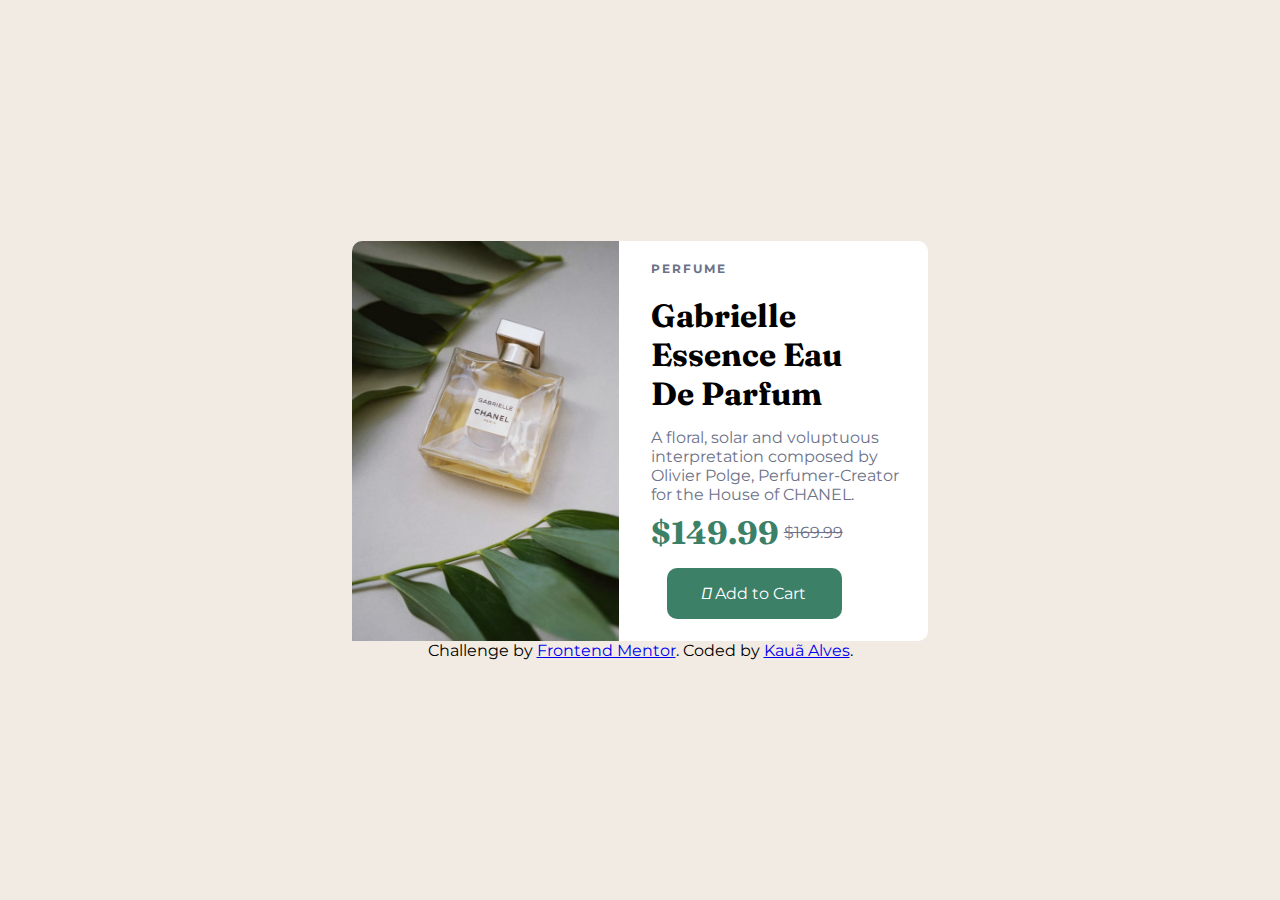
<file: product-preview-card-component-main/index.html>
<!DOCTYPE html>
<html lang="en">

<head>
  <meta charset="UTF-8">
  <meta name="viewport" content="width=device-width, initial-scale=1.0">
  <!-- displays site properly based on user's device -->

  <link rel="icon" type="image/png" sizes="32x32" href="./images/favicon-32x32.png">
  <link rel="stylesheet" href="global.css">
  <link rel="stylesheet" href="https://cdnjs.cloudflare.com/ajax/libs/font-awesome/6.6.0/css/all.min.css"
    integrity="sha512-Kc323vGBEqzTmouAECnVceyQqyqdsSiqLQISBL29aUW4U/M7pSPA/gEUZQqv1cwx4OnYxTxve5UMg5GT6L4JJg=="
    crossorigin="anonymous" referrerpolicy="no-referrer" />
  <link rel="preconnect" href="https://fonts.googleapis.com">
  <link rel="preconnect" href="https://fonts.gstatic.com" crossorigin>
  <link rel="stylesheet" href="https://cdnjs.cloudflare.com/ajax/libs/font-awesome/4.7.0/css/font-awesome.min.css">
  <link
    href="https://fonts.googleapis.com/css2?family=Fraunces:ital,opsz,wght@0,9..144,100..900;1,9..144,100..900&family=Montserrat:ital,wght@0,100..900;1,100..900&display=swap"
    rel="stylesheet">


  <title>Frontend Mentor | Product preview card component</title>

</head>

<body>
  <div class="container">
    <div class="perfumImg">
      <img src="./images/image-product-desktop.jpg" alt="Perfum image">
    </div>
    <div class="productDescription">
      <div class="perfumTitle">
        <h3>Perfume</h3>
        <h1>Gabrielle Essence Eau De Parfum</h1>
      </div>
      <p>A floral, solar and voluptuous interpretation composed by Olivier Polge,
        Perfumer-Creator for the House of CHANEL.</p>

      <div class="buy">
        <h1>$149.99</h1>
        <p>$169.99</p>
      </div>

      <div class="buyBtn">
        <a href=""><i class="fa-solid fa-cart-plus"></i> Add to Cart</a>
      </div>

    </div>
  </div>
  </div>

  <div class="attribution">
    Challenge by <a href="https://www.frontendmentor.io?ref=challenge" target="_blank">Frontend Mentor</a>.
    Coded by <a href="https://github.com/kauamalves" target="_blank">Kauã Alves</a>.
  </div>
</body>

</html>
</file>
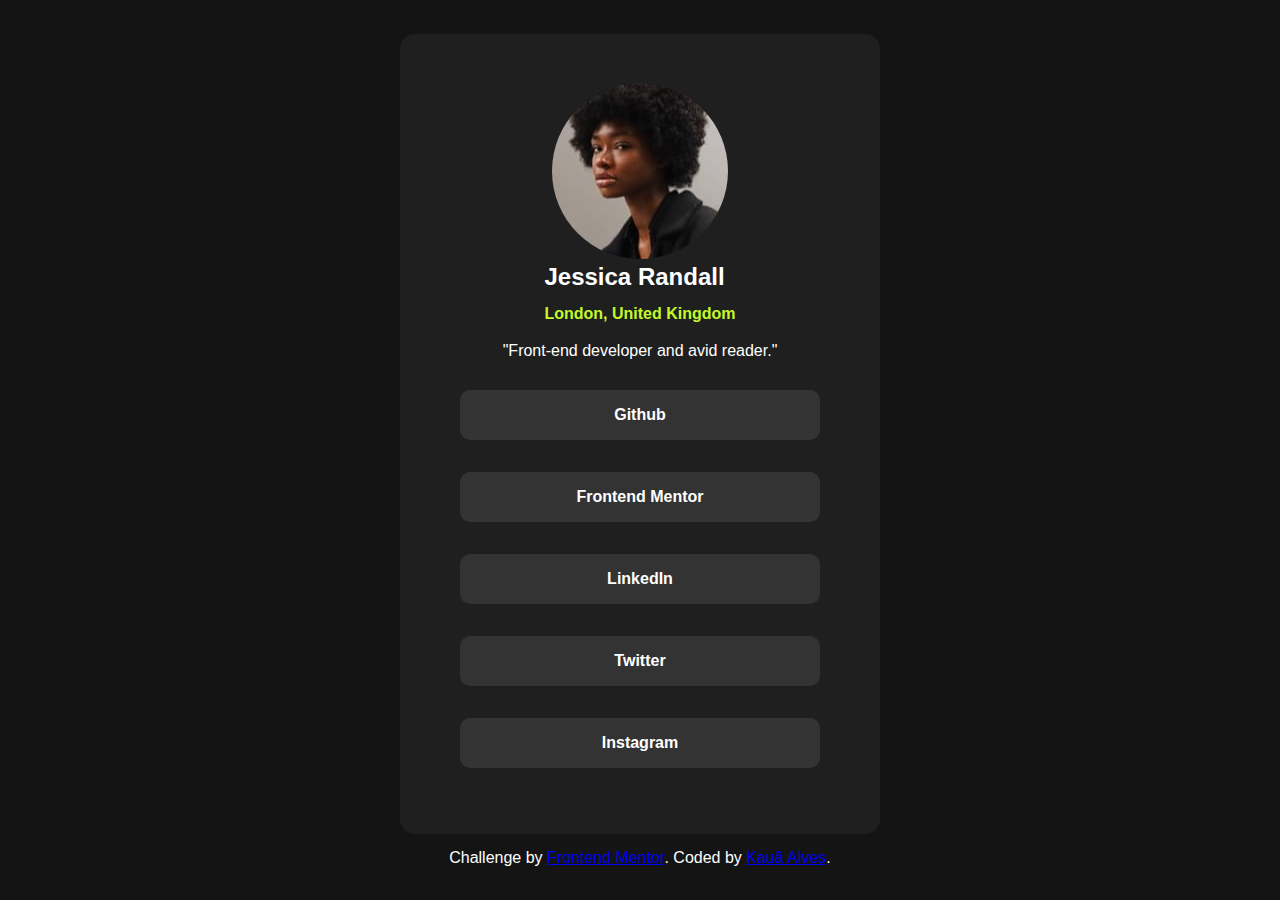
<file: social-links-frontendmentor/index.html>
<!DOCTYPE html>
<html lang="en">

<head>
  <meta charset="UTF-8">
  <meta name="viewport" content="width=device-width, initial-scale=1.0">
  <!-- displays site properly based on user's device -->

  <link rel="stylesheet" href="global.css">
  <link rel="icon" type="image/png" sizes="32x32" href="./assets/images/favicon-32x32.png">

  <title>Frontend Mentor | Social links profile</title>

</head>

<body>

  <div class="container">
    <div class="profile">
      <div class="profilePhoto">
        <img src="./assets/images/avatar-jessica.jpeg" alt="User photo">
      </div>
      <div class="mainInfos">
        <h2>Jessica Randall</h2>
        <p>London, United Kingdom</p>
      </div>
      <p>"Front-end developer and avid reader."</p>
    </div>
    <div class="socialMedia">
      <a href="">Github</a>
      <a href="">Frontend Mentor</a>
      <a href="">LinkedIn</a>
      <a href="">Twitter</a>
      <a href="">Instagram</a>
    </div>
  </div>

  <div class="attribution">
    Challenge by <a href="https://www.frontendmentor.io?ref=challenge" target="_blank">Frontend Mentor</a>.
    Coded by <a href="https://github.com/kauamalves" target="_blank">Kauã Alves</a>.
  </div>
</body>

</html>
</file>
<file: product-preview-card-component-main/global.css>
:root {
    --Dark-cyan: hsl(158, 36%, 37%);
    --Cream: hsl(30, 38%, 92%);
    --Very-dark-blue: hsl(212, 21%, 14%);
    --Dark-grayish-blue: hsl(228, 12%, 48%);
    --White: hsl(0, 0%, 100%);

}

* {
    margin: 0;
    padding: 0;
    box-sizing: border-box;
    font-family: 'Montserrat', sans-serif;
}

body {
    width: 100vw;
    height: 100vh;
    display: flex;
    flex-direction: column;
    align-items: center;
    justify-content: center;
    background-color: var(--Cream);
}

.container {
    height: 25rem;
    width: 45%;
    display: flex;
    flex-direction: row;
    background-color: var(--White);
    border-radius: 10px;

    .perfumImg {
        img {
            height: 100%;
            border-radius: 10px 0 0 0;

        }
    }

    .productDescription {
        width: 45%;
        margin-left: 2rem;

        .perfumTitle {
            width: 75%;

            h3 {
                text-transform: uppercase;
                letter-spacing: 2px;
                color: var(--Dark-grayish-blue);
                font-size: 12px;
                margin: 1.25rem 0;
            }

            h1 {
                font-family: 'Fraunces', serif;
                margin-bottom: 0.938rem;
                font-size: 32px;
                font-weight: bold;
            }

        }

        p {
            font-family: 'Montserrat', sans-serif;
            color: var(--Dark-grayish-blue);
            font-size: 16px;
        }

        .buy {
            display: flex;
            flex-direction: row;
            align-items: center;
            margin-top: .6rem;

            p {
                margin-left: 5px;
                text-decoration: line-through;
            }

            h1 {
                color: var(--Dark-cyan);
                font-family: "Fraunces", sans-serif;
            }

        }
    }

    .buyBtn {
        width: 80%;
        display: flex;
        justify-content: center;
        align-items: center;
        padding: 1rem;

        a {
            width: 100%;
            border: none;
            background-color: var(--Dark-cyan);
            color: var(--White);
            text-align: center;
            text-decoration: none;
            border-radius: 10px;
            padding: 1rem;
            transition: .1s;
        }

        a:hover {
            opacity: 0.8;
        }
    }
}
</file>
<file: social-links-frontendmentor/global.css>
:root {
    --Green: hsl(75, 94%, 57%);
    --White: hsl(0, 0%, 100%);
    --Grey-700: hsl(0, 0%, 20%);
    --Grey-800: hsl(0, 0%, 12%);
    --Grey-900: hsl(0, 0%, 8%);
}

* {
    margin: 0;
    padding: 0;
    box-sizing: border-box;
    font-family: 'Inter', sans-serif;
}

body {
    background-color: var(--Grey-900);
    width: 100vw;
    height: 100vh;
    display: flex;
    flex-direction: column;
    align-items: center;
    justify-content: center;
    color: var(--White);
}

.container {
    background-color: var(--Grey-800);
    width: 30rem;
    height: 50rem;
    border-radius: 15px;
    display: flex;
    flex-direction: column;
    justify-content: center;
    align-items: center;

    .profile {
        display: flex;
        flex-direction: column;
        justify-content: center;
        align-items: center;

        .profilePhoto {
            img {
                border-radius: 100px;

            }
        }

        .mainInfos {
            margin-bottom: 1.2rem;

            p {
                color: var(--Green);
                font-weight: bold;
                margin-top: 0.9rem;
            }
        }
    }


    .socialMedia {
        display: flex;
        flex-direction: column;
        justify-content: center;
        align-items: center;
        margin-top: 3%;
        width: 100%;

        & a {
            width: 75%;
            text-decoration: none;
            text-align: center;
            color: var(--White);
            background-color: var(--Grey-700);
            margin: 1rem;
            padding: 1rem;
            border-radius: 10px;
            font-weight: bold;
            transition: 0.1s;
        }

        & a:hover{
            color: var(--Grey-900);
            background-color: var(--Green);
        }
    }
}

.attribution{
    margin-top: 15px;
}

@media screen and (max-width: 500px ) {
    .container{
        width: 95%;
    }
}
</file>
